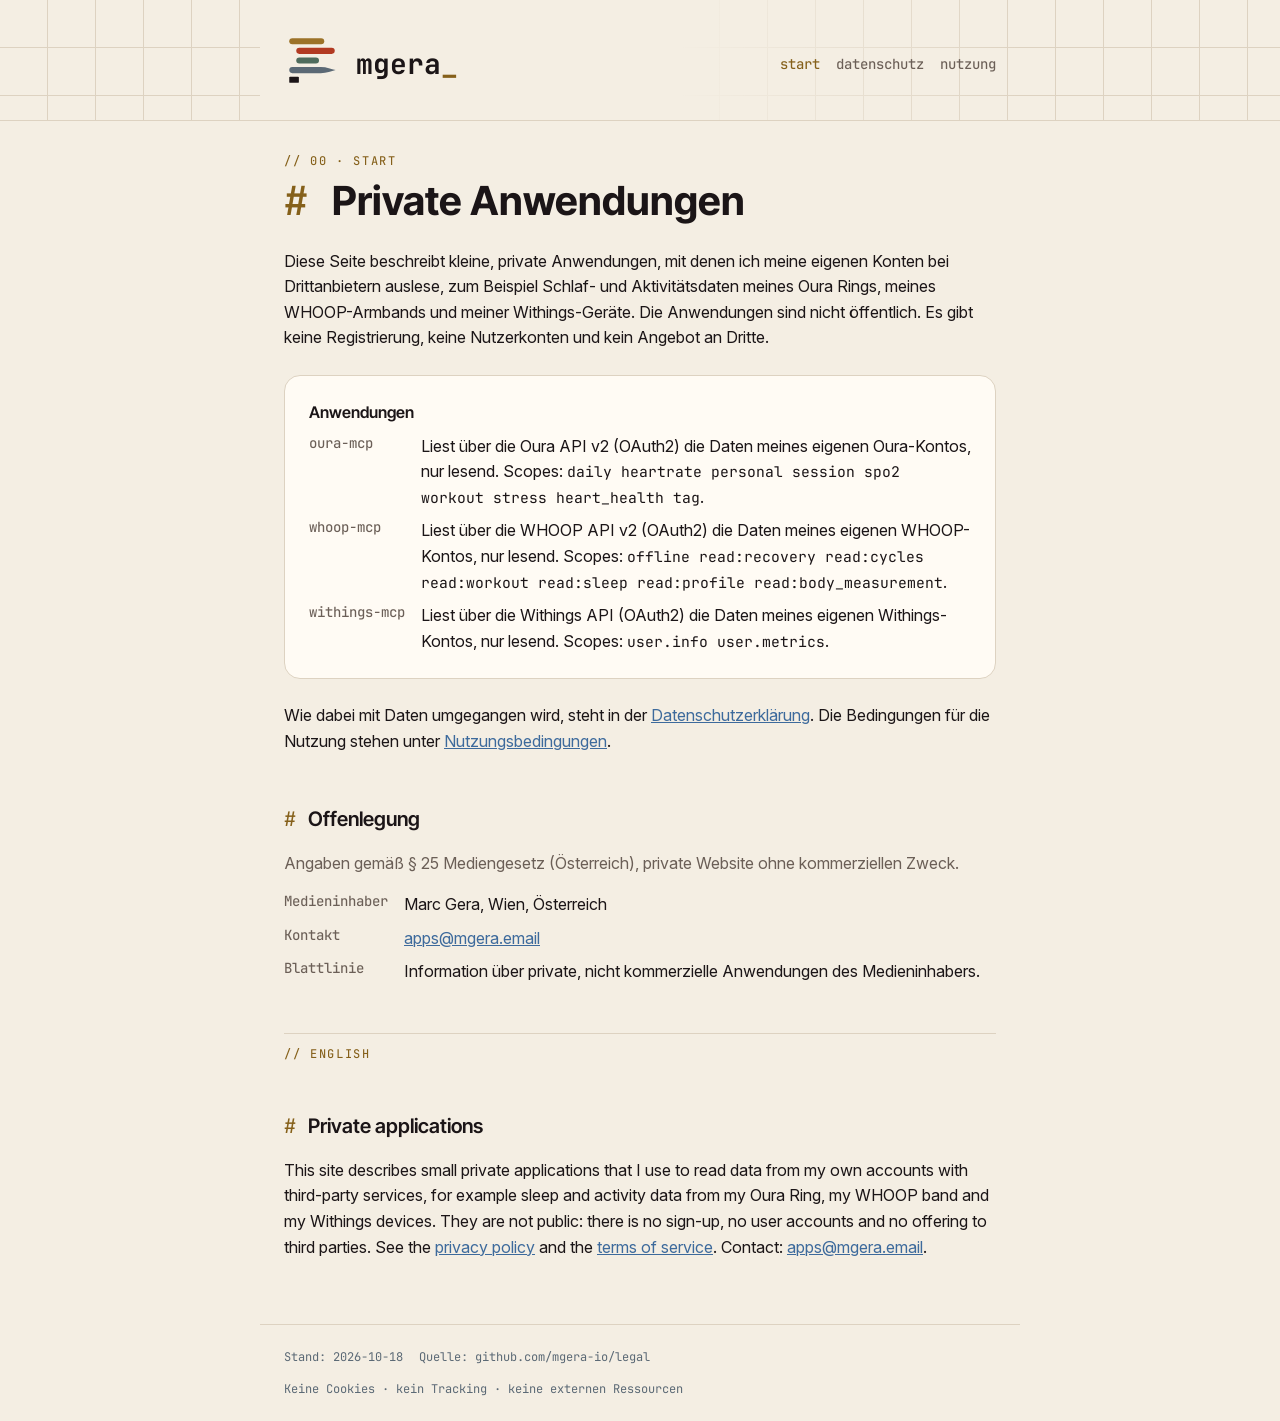
<file: index.html>
<!doctype html>
<html lang="de">
<head>
<meta charset="utf-8">
<meta name="viewport" content="width=device-width, initial-scale=1">
<title>mgera_ · Private Anwendungen</title>
<meta name="description" content="Private, nicht öffentliche Anwendungen von mgera für den Eigengebrauch.">
<meta name="robots" content="noindex">
<meta name="theme-color" content="#0E0C0D" media="(prefers-color-scheme: dark)">
<meta name="theme-color" content="#F4EEE3" media="(prefers-color-scheme: light)">
<link rel="icon" href="assets/favicon.svg" type="image/svg+xml">
<link rel="stylesheet" href="assets/brand.css">
<link rel="stylesheet" href="assets/site.css">
</head>
<body>
<header class="kopf"><div class="kopf-innen">
  <picture>
    <source srcset="assets/logo-on-light.svg" media="(prefers-color-scheme: light)">
    <img src="assets/logo-on-dark.svg" alt="">
  </picture>
  <a class="wortmarke" href="./">mgera<span>_</span></a>
  <nav>
    <a href="./" aria-current="page">start</a>
    <a href="privacy.html">datenschutz</a>
    <a href="terms.html">nutzung</a>
  </nav>
</div></header>

<main>
  <p class="kicker">// 00 · start</p>
  <h1>Private Anwendungen</h1>
  <p>Diese Seite beschreibt kleine, private Anwendungen, mit denen ich meine eigenen Konten bei Drittanbietern auslese, zum Beispiel Schlaf- und Aktivitätsdaten meines Oura Rings, meines WHOOP-Armbands und meiner Withings-Geräte. Die Anwendungen sind nicht öffentlich. Es gibt keine Registrierung, keine Nutzerkonten und kein Angebot an Dritte.</p>

  <div class="karte">
    <h3>Anwendungen</h3>
    <dl>
      <dt>oura-mcp</dt>
      <dd>Liest über die Oura API v2 (OAuth2) die Daten meines eigenen Oura-Kontos, nur lesend. Scopes: <code>daily heartrate personal session spo2 workout stress heart_health tag</code>.</dd>
      <dt>whoop-mcp</dt>
      <dd>Liest über die WHOOP API v2 (OAuth2) die Daten meines eigenen WHOOP-Kontos, nur lesend. Scopes: <code>offline read:recovery read:cycles read:workout read:sleep read:profile read:body_measurement</code>.</dd>
      <dt>withings-mcp</dt>
      <dd>Liest über die Withings API (OAuth2) die Daten meines eigenen Withings-Kontos, nur lesend. Scopes: <code>user.info user.metrics</code>.</dd>
    </dl>
  </div>

  <p>Wie dabei mit Daten umgegangen wird, steht in der <a href="privacy.html">Datenschutzerklärung</a>. Die Bedingungen für die Nutzung stehen unter <a href="terms.html">Nutzungsbedingungen</a>.</p>

  <h2>Offenlegung</h2>
  <p class="leise">Angaben gemäß § 25 Mediengesetz (Österreich), private Website ohne kommerziellen Zweck.</p>
  <dl>
    <dt>Medieninhaber</dt><dd>Marc Gera, Wien, Österreich</dd>
    <dt>Kontakt</dt><dd><a href="mailto:apps@mgera.email">apps@mgera.email</a></dd>
    <dt>Blattlinie</dt><dd>Information über private, nicht kommerzielle Anwendungen des Medieninhabers.</dd>
  </dl>

  <section class="en" lang="en">
    <p class="kicker">// english</p>
    <h2>Private applications</h2>
    <p>This site describes small private applications that I use to read data from my own accounts with third-party services, for example sleep and activity data from my Oura Ring, my WHOOP band and my Withings devices. They are not public: there is no sign-up, no user accounts and no offering to third parties. See the <a href="privacy.html#en">privacy policy</a> and the <a href="terms.html#en">terms of service</a>. Contact: <a href="mailto:apps@mgera.email">apps@mgera.email</a>.</p>
  </section>
</main>

<footer>
  <span>Stand: 2026-10-18</span>
  <span>Quelle: github.com/mgera-io/legal</span>
  <span>Keine Cookies · kein Tracking · keine externen Ressourcen</span>
</footer>
</body>
</html>
</file>
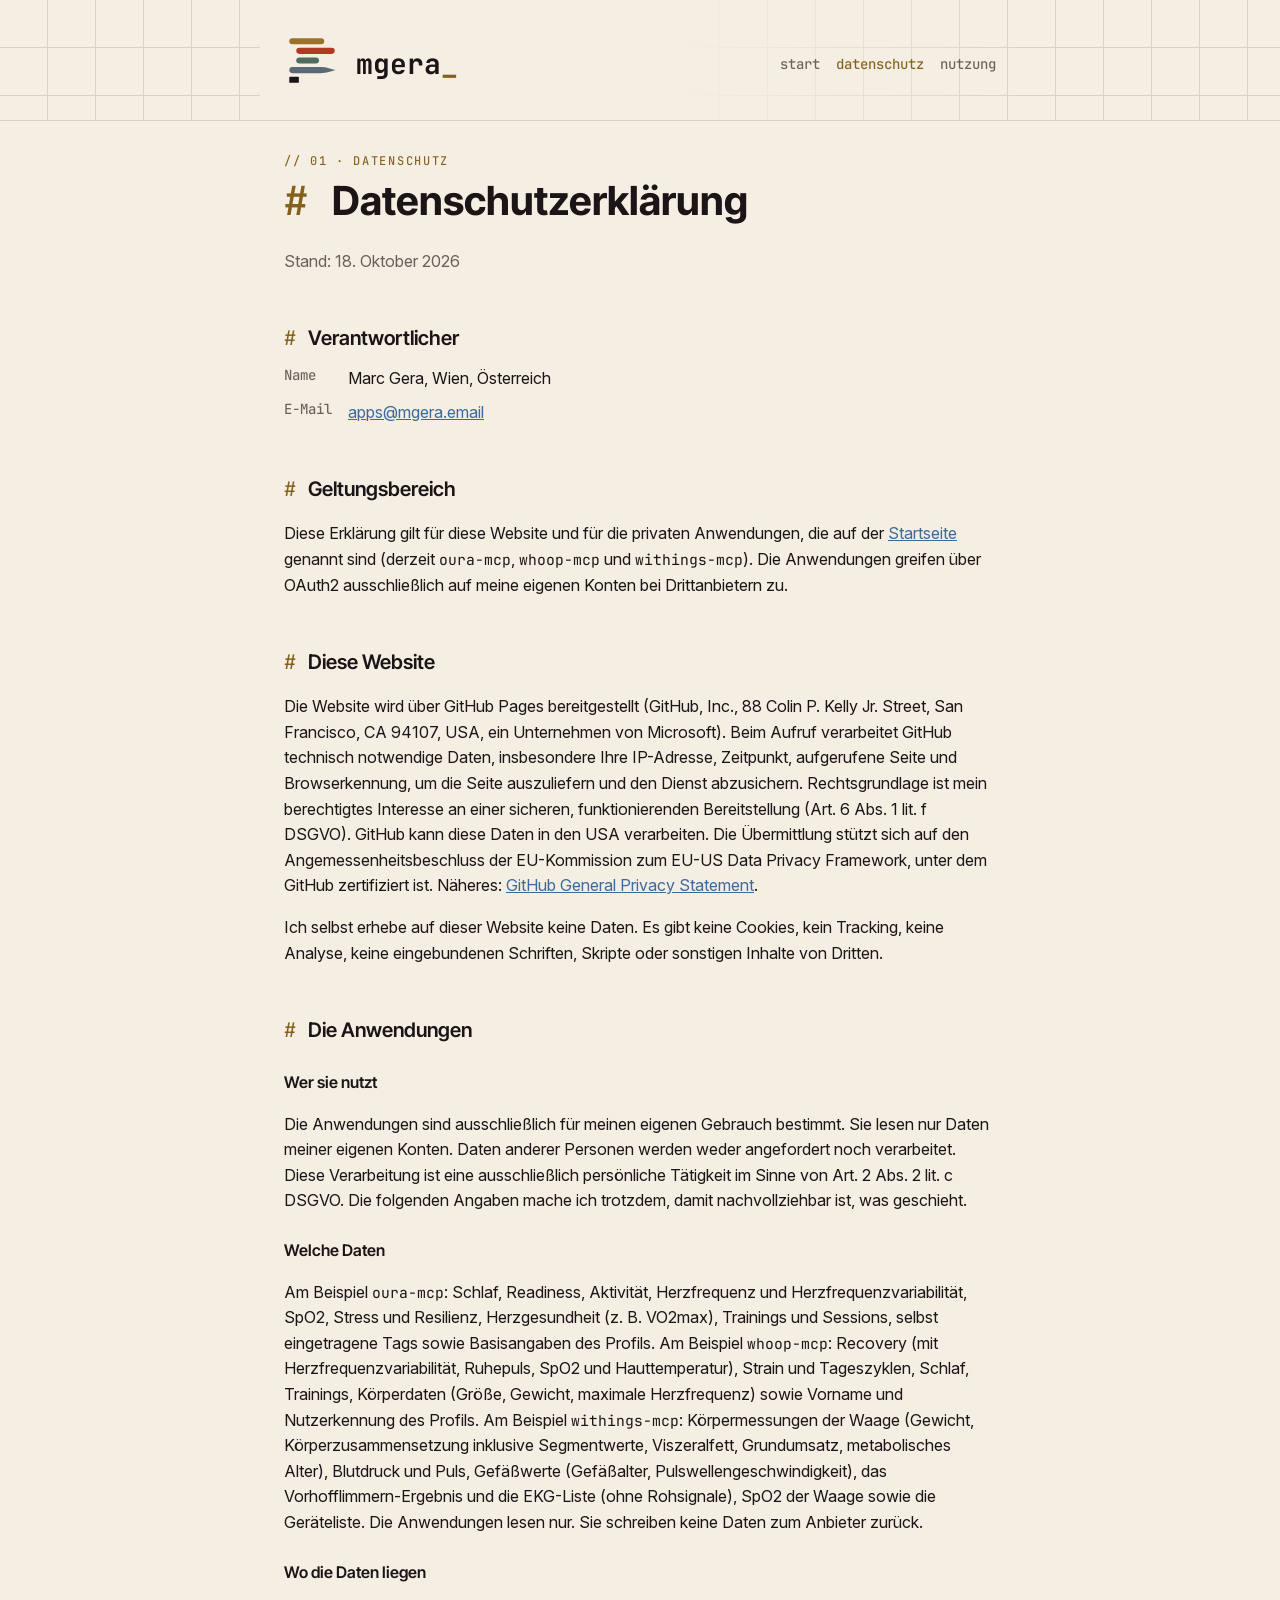
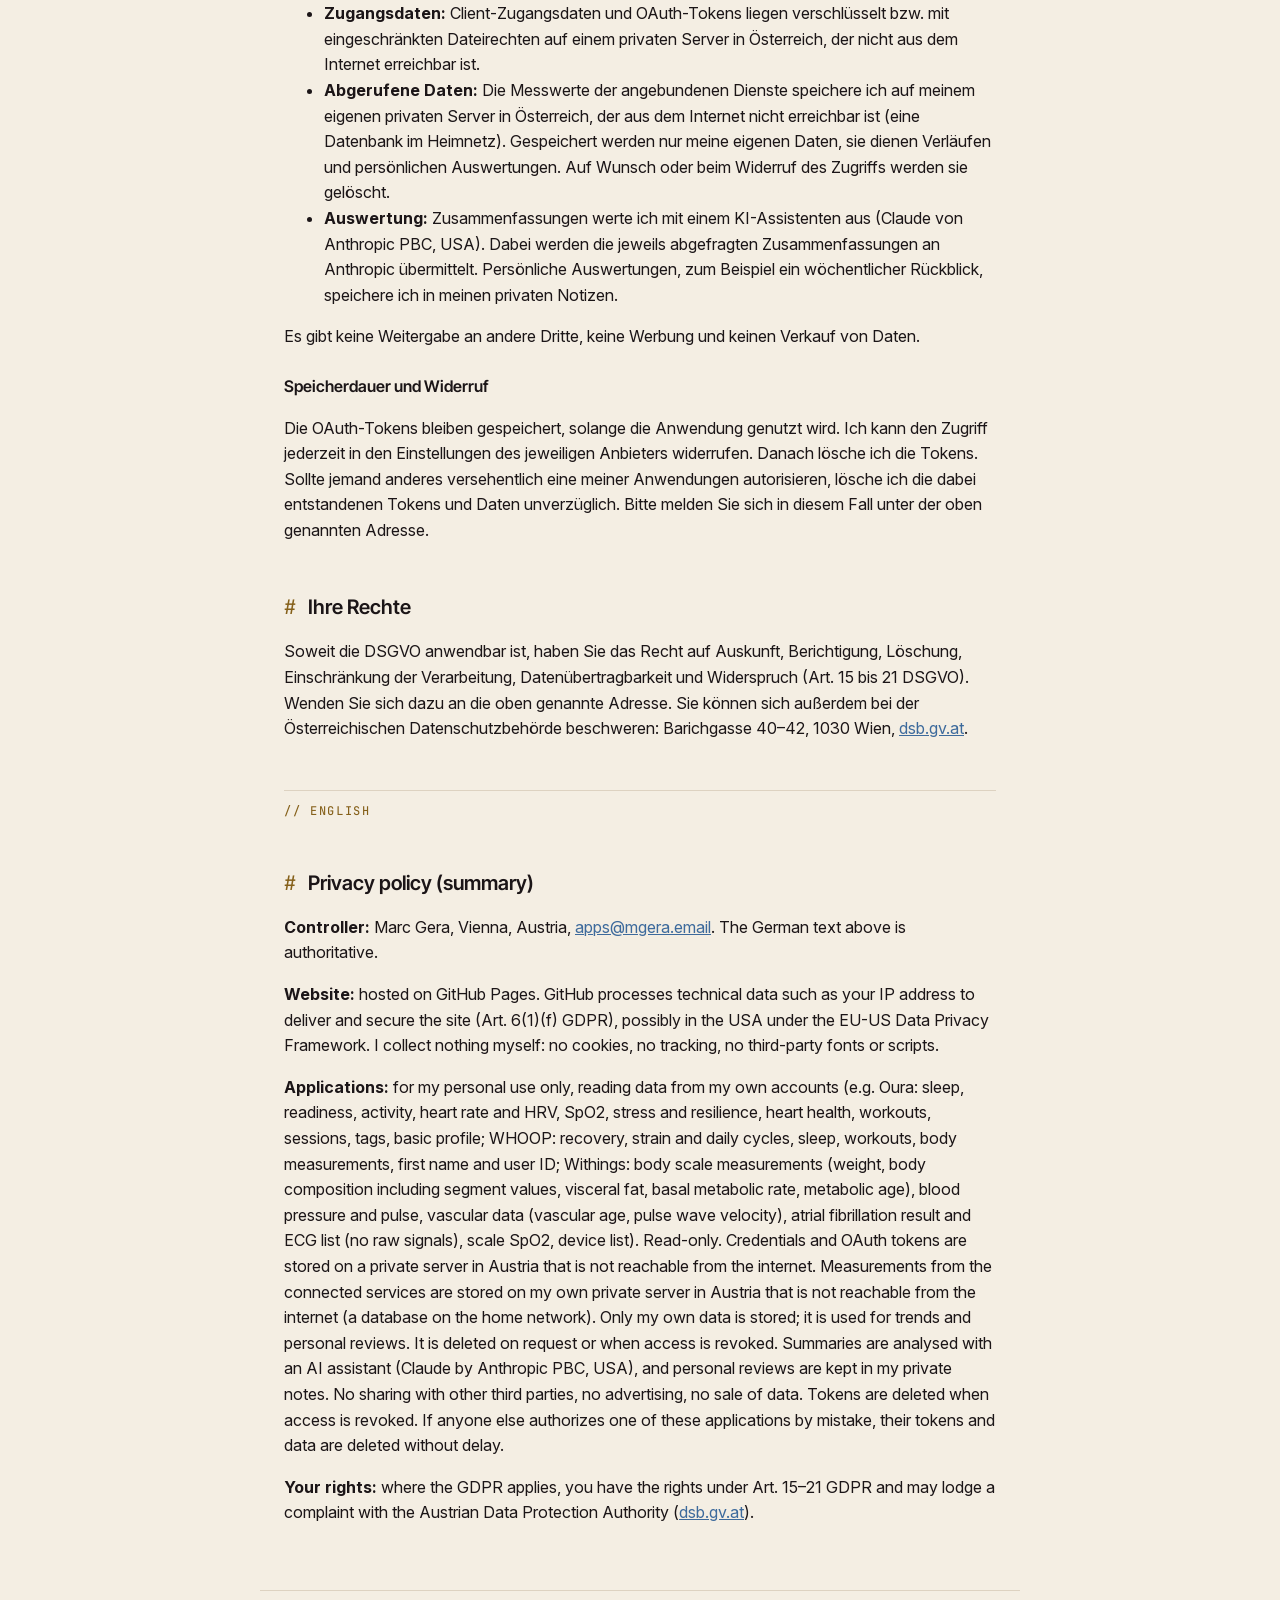
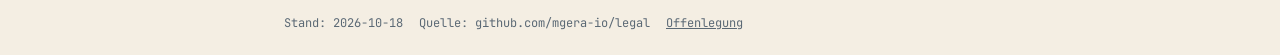
<file: privacy.html>
<!doctype html>
<html lang="de">
<head>
<meta charset="utf-8">
<meta name="viewport" content="width=device-width, initial-scale=1">
<title>mgera_ · Datenschutzerklärung</title>
<meta name="robots" content="noindex">
<meta name="theme-color" content="#0E0C0D" media="(prefers-color-scheme: dark)">
<meta name="theme-color" content="#F4EEE3" media="(prefers-color-scheme: light)">
<link rel="icon" href="assets/favicon.svg" type="image/svg+xml">
<link rel="stylesheet" href="assets/brand.css">
<link rel="stylesheet" href="assets/site.css">
</head>
<body>
<header class="kopf"><div class="kopf-innen">
  <picture>
    <source srcset="assets/logo-on-light.svg" media="(prefers-color-scheme: light)">
    <img src="assets/logo-on-dark.svg" alt="">
  </picture>
  <a class="wortmarke" href="./">mgera<span>_</span></a>
  <nav>
    <a href="./">start</a>
    <a href="privacy.html" aria-current="page">datenschutz</a>
    <a href="terms.html">nutzung</a>
  </nav>
</div></header>

<main>
  <p class="kicker">// 01 · datenschutz</p>
  <h1>Datenschutzerklärung</h1>
  <p class="leise">Stand: 18. Oktober 2026</p>

  <h2>Verantwortlicher</h2>
  <dl>
    <dt>Name</dt><dd>Marc Gera, Wien, Österreich</dd>
    <dt>E-Mail</dt><dd><a href="mailto:apps@mgera.email">apps@mgera.email</a></dd>
  </dl>

  <h2>Geltungsbereich</h2>
  <p>Diese Erklärung gilt für diese Website und für die privaten Anwendungen, die auf der <a href="./">Startseite</a> genannt sind (derzeit <code>oura-mcp</code>, <code>whoop-mcp</code> und <code>withings-mcp</code>). Die Anwendungen greifen über OAuth2 ausschließlich auf meine eigenen Konten bei Drittanbietern zu.</p>

  <h2>Diese Website</h2>
  <p>Die Website wird über GitHub Pages bereitgestellt (GitHub, Inc., 88 Colin P. Kelly Jr. Street, San Francisco, CA 94107, USA, ein Unternehmen von Microsoft). Beim Aufruf verarbeitet GitHub technisch notwendige Daten, insbesondere Ihre IP-Adresse, Zeitpunkt, aufgerufene Seite und Browserkennung, um die Seite auszuliefern und den Dienst abzusichern. Rechtsgrundlage ist mein berechtigtes Interesse an einer sicheren, funktionierenden Bereitstellung (Art. 6 Abs. 1 lit. f DSGVO). GitHub kann diese Daten in den USA verarbeiten. Die Übermittlung stützt sich auf den Angemessenheitsbeschluss der EU-Kommission zum EU-US Data Privacy Framework, unter dem GitHub zertifiziert ist. Näheres: <a href="https://docs.github.com/site-policy/privacy-policies/github-general-privacy-statement">GitHub General Privacy Statement</a>.</p>
  <p>Ich selbst erhebe auf dieser Website keine Daten. Es gibt keine Cookies, kein Tracking, keine Analyse, keine eingebundenen Schriften, Skripte oder sonstigen Inhalte von Dritten.</p>

  <h2>Die Anwendungen</h2>
  <h3>Wer sie nutzt</h3>
  <p>Die Anwendungen sind ausschließlich für meinen eigenen Gebrauch bestimmt. Sie lesen nur Daten meiner eigenen Konten. Daten anderer Personen werden weder angefordert noch verarbeitet. Diese Verarbeitung ist eine ausschließlich persönliche Tätigkeit im Sinne von Art. 2 Abs. 2 lit. c DSGVO. Die folgenden Angaben mache ich trotzdem, damit nachvollziehbar ist, was geschieht.</p>

  <h3>Welche Daten</h3>
  <p>Am Beispiel <code>oura-mcp</code>: Schlaf, Readiness, Aktivität, Herzfrequenz und Herzfrequenzvariabilität, SpO2, Stress und Resilienz, Herzgesundheit (z. B. VO2max), Trainings und Sessions, selbst eingetragene Tags sowie Basisangaben des Profils. Am Beispiel <code>whoop-mcp</code>: Recovery (mit Herzfrequenzvariabilität, Ruhepuls, SpO2 und Hauttemperatur), Strain und Tageszyklen, Schlaf, Trainings, Körperdaten (Größe, Gewicht, maximale Herzfrequenz) sowie Vorname und Nutzerkennung des Profils. Am Beispiel <code>withings-mcp</code>: Körpermessungen der Waage (Gewicht, Körperzusammensetzung inklusive Segmentwerte, Viszeralfett, Grundumsatz, metabolisches Alter), Blutdruck und Puls, Gefäßwerte (Gefäßalter, Pulswellengeschwindigkeit), das Vorhofflimmern-Ergebnis und die EKG-Liste (ohne Rohsignale), SpO2 der Waage sowie die Geräteliste. Die Anwendungen lesen nur. Sie schreiben keine Daten zum Anbieter zurück.</p>

  <h3>Wo die Daten liegen</h3>
  <ul>
    <li><strong>Zugangsdaten:</strong> Client-Zugangsdaten und OAuth-Tokens liegen verschlüsselt bzw. mit eingeschränkten Dateirechten auf einem privaten Server in Österreich, der nicht aus dem Internet erreichbar ist.</li>
    <li><strong>Abgerufene Daten:</strong> Die Messwerte der angebundenen Dienste speichere ich auf meinem eigenen privaten Server in Österreich, der aus dem Internet nicht erreichbar ist (eine Datenbank im Heimnetz). Gespeichert werden nur meine eigenen Daten, sie dienen Verläufen und persönlichen Auswertungen. Auf Wunsch oder beim Widerruf des Zugriffs werden sie gelöscht.</li>
    <li><strong>Auswertung:</strong> Zusammenfassungen werte ich mit einem KI-Assistenten aus (Claude von Anthropic PBC, USA). Dabei werden die jeweils abgefragten Zusammenfassungen an Anthropic übermittelt. Persönliche Auswertungen, zum Beispiel ein wöchentlicher Rückblick, speichere ich in meinen privaten Notizen.</li>
  </ul>
  <p>Es gibt keine Weitergabe an andere Dritte, keine Werbung und keinen Verkauf von Daten.</p>

  <h3>Speicherdauer und Widerruf</h3>
  <p>Die OAuth-Tokens bleiben gespeichert, solange die Anwendung genutzt wird. Ich kann den Zugriff jederzeit in den Einstellungen des jeweiligen Anbieters widerrufen. Danach lösche ich die Tokens. Sollte jemand anderes versehentlich eine meiner Anwendungen autorisieren, lösche ich die dabei entstandenen Tokens und Daten unverzüglich. Bitte melden Sie sich in diesem Fall unter der oben genannten Adresse.</p>

  <h2>Ihre Rechte</h2>
  <p>Soweit die DSGVO anwendbar ist, haben Sie das Recht auf Auskunft, Berichtigung, Löschung, Einschränkung der Verarbeitung, Datenübertragbarkeit und Widerspruch (Art. 15 bis 21 DSGVO). Wenden Sie sich dazu an die oben genannte Adresse. Sie können sich außerdem bei der Österreichischen Datenschutzbehörde beschweren: Barichgasse 40–42, 1030 Wien, <a href="https://www.dsb.gv.at">dsb.gv.at</a>.</p>

  <section class="en" id="en" lang="en">
    <p class="kicker">// english</p>
    <h2>Privacy policy (summary)</h2>
    <p><strong>Controller:</strong> Marc Gera, Vienna, Austria, <a href="mailto:apps@mgera.email">apps@mgera.email</a>. The German text above is authoritative.</p>
    <p><strong>Website:</strong> hosted on GitHub Pages. GitHub processes technical data such as your IP address to deliver and secure the site (Art. 6(1)(f) GDPR), possibly in the USA under the EU-US Data Privacy Framework. I collect nothing myself: no cookies, no tracking, no third-party fonts or scripts.</p>
    <p><strong>Applications:</strong> for my personal use only, reading data from my own accounts (e.g. Oura: sleep, readiness, activity, heart rate and HRV, SpO2, stress and resilience, heart health, workouts, sessions, tags, basic profile; WHOOP: recovery, strain and daily cycles, sleep, workouts, body measurements, first name and user ID; Withings: body scale measurements (weight, body composition including segment values, visceral fat, basal metabolic rate, metabolic age), blood pressure and pulse, vascular data (vascular age, pulse wave velocity), atrial fibrillation result and ECG list (no raw signals), scale SpO2, device list). Read-only. Credentials and OAuth tokens are stored on a private server in Austria that is not reachable from the internet. Measurements from the connected services are stored on my own private server in Austria that is not reachable from the internet (a database on the home network). Only my own data is stored; it is used for trends and personal reviews. It is deleted on request or when access is revoked. Summaries are analysed with an AI assistant (Claude by Anthropic PBC, USA), and personal reviews are kept in my private notes. No sharing with other third parties, no advertising, no sale of data. Tokens are deleted when access is revoked. If anyone else authorizes one of these applications by mistake, their tokens and data are deleted without delay.</p>
    <p><strong>Your rights:</strong> where the GDPR applies, you have the rights under Art. 15–21 GDPR and may lodge a complaint with the Austrian Data Protection Authority (<a href="https://www.dsb.gv.at">dsb.gv.at</a>).</p>
  </section>
</main>

<footer>
  <span>Stand: 2026-10-18</span>
  <span>Quelle: github.com/mgera-io/legal</span>
  <span><a href="./">Offenlegung</a></span>
</footer>
</body>
</html>
</file>
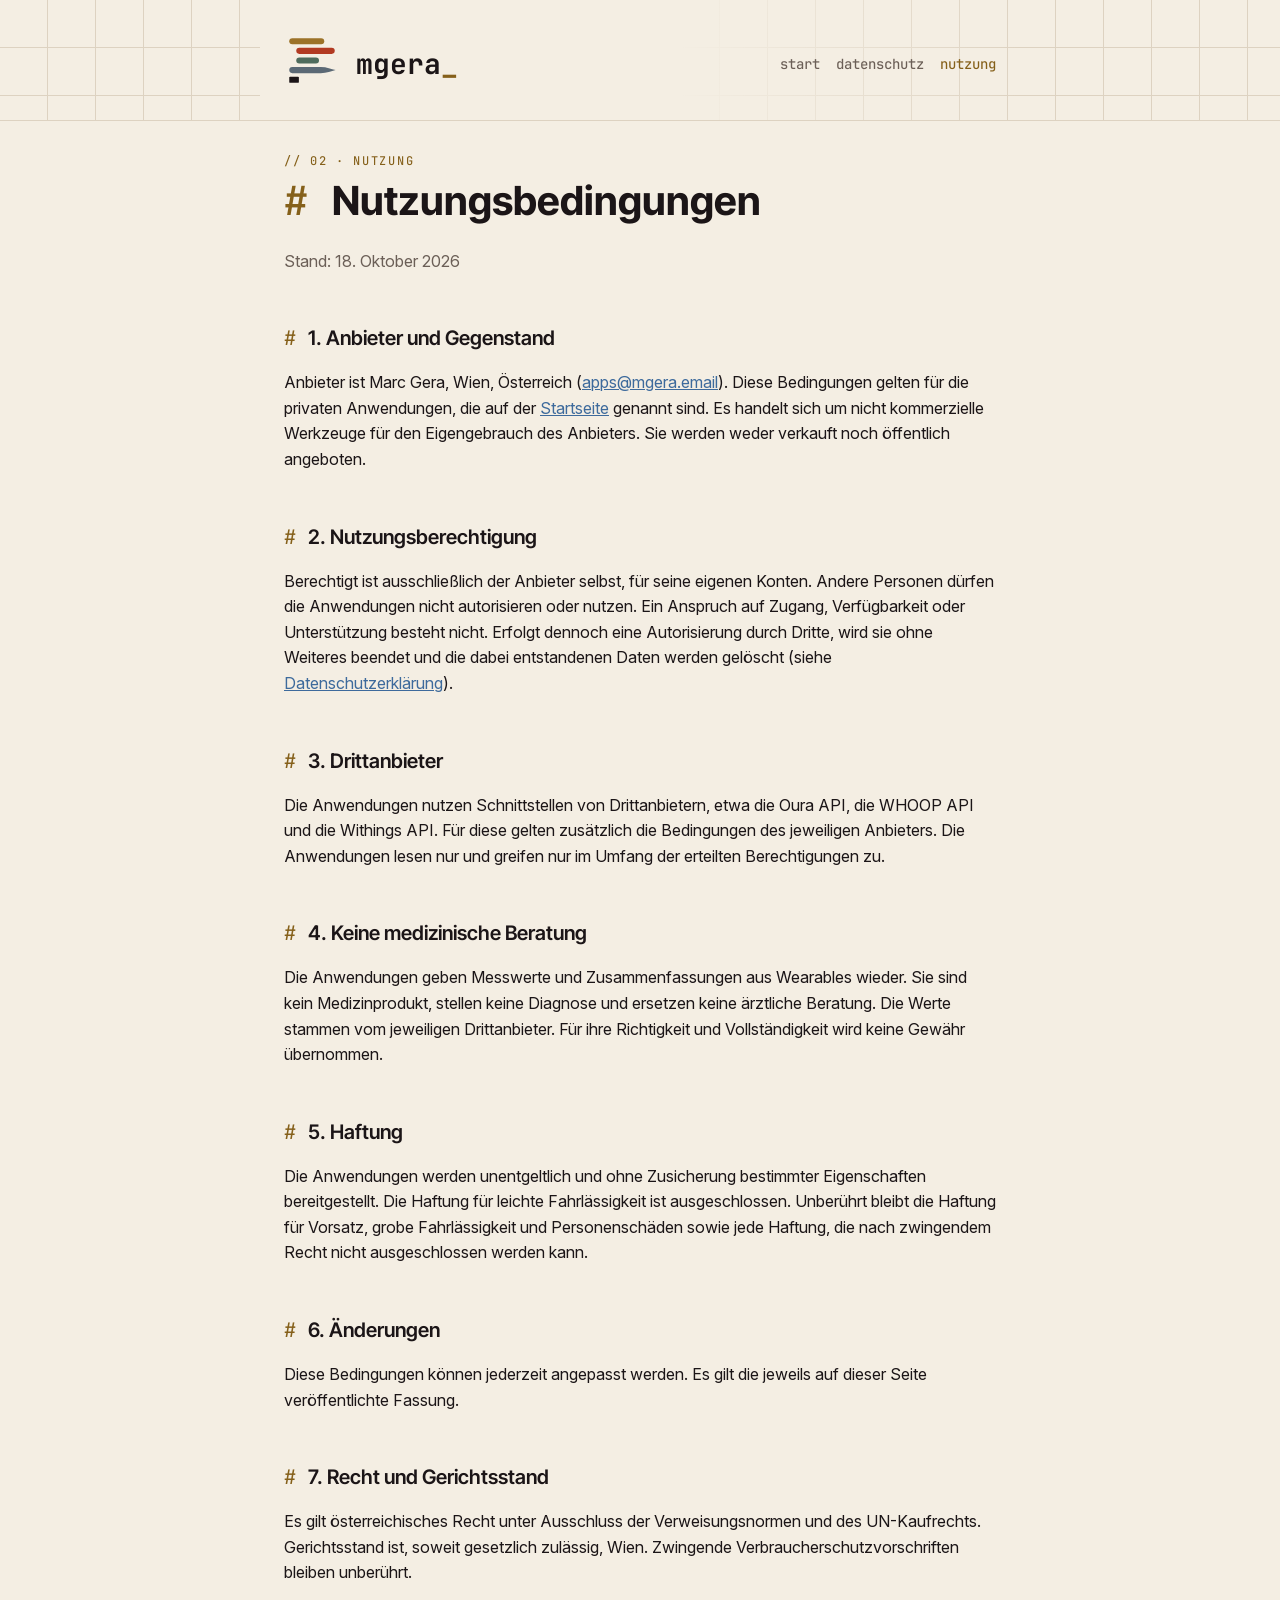
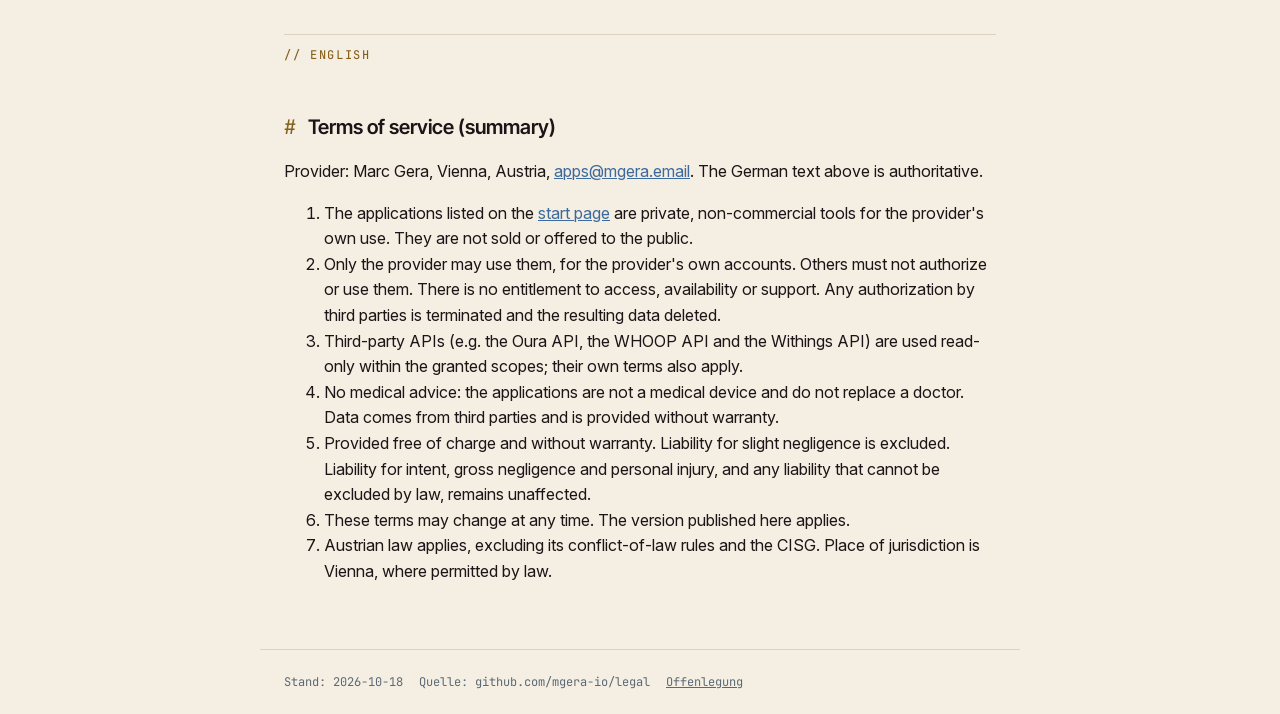
<file: terms.html>
<!doctype html>
<html lang="de">
<head>
<meta charset="utf-8">
<meta name="viewport" content="width=device-width, initial-scale=1">
<title>mgera_ · Nutzungsbedingungen</title>
<meta name="robots" content="noindex">
<meta name="theme-color" content="#0E0C0D" media="(prefers-color-scheme: dark)">
<meta name="theme-color" content="#F4EEE3" media="(prefers-color-scheme: light)">
<link rel="icon" href="assets/favicon.svg" type="image/svg+xml">
<link rel="stylesheet" href="assets/brand.css">
<link rel="stylesheet" href="assets/site.css">
</head>
<body>
<header class="kopf"><div class="kopf-innen">
  <picture>
    <source srcset="assets/logo-on-light.svg" media="(prefers-color-scheme: light)">
    <img src="assets/logo-on-dark.svg" alt="">
  </picture>
  <a class="wortmarke" href="./">mgera<span>_</span></a>
  <nav>
    <a href="./">start</a>
    <a href="privacy.html">datenschutz</a>
    <a href="terms.html" aria-current="page">nutzung</a>
  </nav>
</div></header>

<main>
  <p class="kicker">// 02 · nutzung</p>
  <h1>Nutzungsbedingungen</h1>
  <p class="leise">Stand: 18. Oktober 2026</p>

  <h2>1. Anbieter und Gegenstand</h2>
  <p>Anbieter ist Marc Gera, Wien, Österreich (<a href="mailto:apps@mgera.email">apps@mgera.email</a>). Diese Bedingungen gelten für die privaten Anwendungen, die auf der <a href="./">Startseite</a> genannt sind. Es handelt sich um nicht kommerzielle Werkzeuge für den Eigengebrauch des Anbieters. Sie werden weder verkauft noch öffentlich angeboten.</p>

  <h2>2. Nutzungsberechtigung</h2>
  <p>Berechtigt ist ausschließlich der Anbieter selbst, für seine eigenen Konten. Andere Personen dürfen die Anwendungen nicht autorisieren oder nutzen. Ein Anspruch auf Zugang, Verfügbarkeit oder Unterstützung besteht nicht. Erfolgt dennoch eine Autorisierung durch Dritte, wird sie ohne Weiteres beendet und die dabei entstandenen Daten werden gelöscht (siehe <a href="privacy.html">Datenschutzerklärung</a>).</p>

  <h2>3. Drittanbieter</h2>
  <p>Die Anwendungen nutzen Schnittstellen von Drittanbietern, etwa die Oura API, die WHOOP API und die Withings API. Für diese gelten zusätzlich die Bedingungen des jeweiligen Anbieters. Die Anwendungen lesen nur und greifen nur im Umfang der erteilten Berechtigungen zu.</p>

  <h2>4. Keine medizinische Beratung</h2>
  <p>Die Anwendungen geben Messwerte und Zusammenfassungen aus Wearables wieder. Sie sind kein Medizinprodukt, stellen keine Diagnose und ersetzen keine ärztliche Beratung. Die Werte stammen vom jeweiligen Drittanbieter. Für ihre Richtigkeit und Vollständigkeit wird keine Gewähr übernommen.</p>

  <h2>5. Haftung</h2>
  <p>Die Anwendungen werden unentgeltlich und ohne Zusicherung bestimmter Eigenschaften bereitgestellt. Die Haftung für leichte Fahrlässigkeit ist ausgeschlossen. Unberührt bleibt die Haftung für Vorsatz, grobe Fahrlässigkeit und Personenschäden sowie jede Haftung, die nach zwingendem Recht nicht ausgeschlossen werden kann.</p>

  <h2>6. Änderungen</h2>
  <p>Diese Bedingungen können jederzeit angepasst werden. Es gilt die jeweils auf dieser Seite veröffentlichte Fassung.</p>

  <h2>7. Recht und Gerichtsstand</h2>
  <p>Es gilt österreichisches Recht unter Ausschluss der Verweisungsnormen und des UN-Kaufrechts. Gerichtsstand ist, soweit gesetzlich zulässig, Wien. Zwingende Verbraucherschutzvorschriften bleiben unberührt.</p>

  <section class="en" id="en" lang="en">
    <p class="kicker">// english</p>
    <h2>Terms of service (summary)</h2>
    <p>Provider: Marc Gera, Vienna, Austria, <a href="mailto:apps@mgera.email">apps@mgera.email</a>. The German text above is authoritative.</p>
    <ol>
      <li>The applications listed on the <a href="./">start page</a> are private, non-commercial tools for the provider's own use. They are not sold or offered to the public.</li>
      <li>Only the provider may use them, for the provider's own accounts. Others must not authorize or use them. There is no entitlement to access, availability or support. Any authorization by third parties is terminated and the resulting data deleted.</li>
      <li>Third-party APIs (e.g. the Oura API, the WHOOP API and the Withings API) are used read-only within the granted scopes; their own terms also apply.</li>
      <li>No medical advice: the applications are not a medical device and do not replace a doctor. Data comes from third parties and is provided without warranty.</li>
      <li>Provided free of charge and without warranty. Liability for slight negligence is excluded. Liability for intent, gross negligence and personal injury, and any liability that cannot be excluded by law, remains unaffected.</li>
      <li>These terms may change at any time. The version published here applies.</li>
      <li>Austrian law applies, excluding its conflict-of-law rules and the CISG. Place of jurisdiction is Vienna, where permitted by law.</li>
    </ol>
  </section>
</main>

<footer>
  <span>Stand: 2026-10-18</span>
  <span>Quelle: github.com/mgera-io/legal</span>
  <span><a href="./">Offenlegung</a></span>
</footer>
</body>
</html>
</file>
<file: assets/brand.css>
/* generiert aus tokens/tokens.json, nicht von Hand ändern */
@font-face { font-family: 'Inter Tight'; src: url('fonts/InterTight.woff2') format('woff2'); font-weight: 100 900; font-style: normal; font-display: swap; }
@font-face { font-family: 'Inter'; src: url('fonts/Inter.woff2') format('woff2'); font-weight: 100 900; font-style: normal; font-display: swap; }
@font-face { font-family: 'JetBrains Mono'; src: url('fonts/JetBrainsMono.woff2') format('woff2'); font-weight: 100 900; font-style: normal; font-display: swap; }
:root {
  color-scheme: dark;
  --mg-bg: #0E0C0D;
  --mg-surface: #211B1E;
  --mg-line: #3A3034;
  --mg-ink: #F2E9DA;
  --mg-muted: #A99D92;
  --mg-strand-1: #D6A653;
  --mg-strand-2: #E06548;
  --mg-strand-3: #8FB09E;
  --mg-strand-4: #7F8F9C;
  --mg-cursor: #F2E9DA;
  --mg-accent: #D6A653;
  --mg-agent: #D6A653;
  --mg-mensch: #8FB09E;
  --mg-link: #6E9BC9;
  --mg-ok: #8FB09E;
  --mg-warn: #D6A653;
  --mg-crit: #E06548;
  --mg-info: #6E9BC9;
  --mg-accent-text: #D6A653;
  --mg-agent-text: #D6A653;
  --mg-mensch-text: #8FB09E;
  --mg-strand-1-text: #D6A653;
  --mg-strand-2-text: #E06548;
  --mg-strand-3-text: #8FB09E;
  --mg-strand-4-text: #7F8F9C;
  --mg-on-fill: #0E0C0D;
  --mg-font-display: 'Inter Tight', 'Inter', system-ui, 'Segoe UI', Roboto, 'Helvetica Neue', Arial, sans-serif;
  --mg-font-text: 'Inter', system-ui, 'Segoe UI', Roboto, 'Helvetica Neue', Arial, sans-serif;
  --mg-font-mono: 'JetBrains Mono', ui-monospace, 'Cascadia Mono', Menlo, Consolas, 'DejaVu Sans Mono', monospace;
  --mg-space-1: 4px;
  --mg-space-2: 8px;
  --mg-space-3: 12px;
  --mg-space-4: 16px;
  --mg-space-5: 24px;
  --mg-space-6: 32px;
  --mg-space-7: 48px;
  --mg-space-8: 64px;
  --mg-space-9: 96px;
  --mg-radius-xs: 2px;
  --mg-radius-sm: 4px;
  --mg-radius-md: 8px;
  --mg-radius-lg: 16px;
  --mg-radius-icon: 22.37%;
  --mg-radius-pill: 999px;
  --mg-type-display-font: var(--mg-font-display);
  --mg-type-display-size: 56px;
  --mg-type-display-line: 1.0;
  --mg-type-display-weight: 700;
  --mg-type-display-track: -0.03em;
  --mg-type-h1-font: var(--mg-font-display);
  --mg-type-h1-size: 40px;
  --mg-type-h1-line: 1.1;
  --mg-type-h1-weight: 700;
  --mg-type-h1-track: -0.025em;
  --mg-type-h2-font: var(--mg-font-display);
  --mg-type-h2-size: 28px;
  --mg-type-h2-line: 1.2;
  --mg-type-h2-weight: 600;
  --mg-type-h2-track: -0.02em;
  --mg-type-h3-font: var(--mg-font-display);
  --mg-type-h3-size: 20px;
  --mg-type-h3-line: 1.3;
  --mg-type-h3-weight: 600;
  --mg-type-h3-track: -0.01em;
  --mg-type-text-font: var(--mg-font-text);
  --mg-type-text-size: 16px;
  --mg-type-text-line: 1.55;
  --mg-type-text-weight: 400;
  --mg-type-text-track: 0;
  --mg-type-small-font: var(--mg-font-text);
  --mg-type-small-size: 14px;
  --mg-type-small-line: 1.5;
  --mg-type-small-weight: 400;
  --mg-type-small-track: 0;
  --mg-type-kicker-font: var(--mg-font-mono);
  --mg-type-kicker-size: 12px;
  --mg-type-kicker-line: 1.4;
  --mg-type-kicker-weight: 500;
  --mg-type-kicker-track: 0.14em;
  --mg-type-code-font: var(--mg-font-mono);
  --mg-type-code-size: 14px;
  --mg-type-code-line: 1.5;
  --mg-type-code-weight: 400;
  --mg-type-code-track: 0;
}
@media (prefers-color-scheme: light) {
  :root:not([data-theme="dark"]) {
    color-scheme: light;
    --mg-bg: #F4EEE3;
    --mg-surface: #FFFBF4;
    --mg-line: #DDD2C1;
    --mg-ink: #1B1517;
    --mg-muted: #6B5F57;
    --mg-strand-1: #9C7228;
    --mg-strand-2: #B23A22;
    --mg-strand-3: #4E6B5C;
    --mg-strand-4: #5B6975;
    --mg-cursor: #1B1517;
    --mg-accent: #9C7228;
    --mg-agent: #9C7228;
    --mg-mensch: #4E6B5C;
    --mg-link: #3D6A9C;
    --mg-ok: #4E6B5C;
    --mg-warn: #85601A;
    --mg-crit: #B23A22;
    --mg-info: #3D6A9C;
    --mg-accent-text: #85601A;
    --mg-agent-text: #85601A;
    --mg-mensch-text: #4E6B5C;
    --mg-strand-1-text: #85601A;
    --mg-strand-2-text: #B23A22;
    --mg-strand-3-text: #4E6B5C;
    --mg-strand-4-text: #5B6975;
    --mg-on-fill: #F4EEE3;
  }
}
:root[data-theme="light"] {
  color-scheme: light;
  --mg-bg: #F4EEE3;
  --mg-surface: #FFFBF4;
  --mg-line: #DDD2C1;
  --mg-ink: #1B1517;
  --mg-muted: #6B5F57;
  --mg-strand-1: #9C7228;
  --mg-strand-2: #B23A22;
  --mg-strand-3: #4E6B5C;
  --mg-strand-4: #5B6975;
  --mg-cursor: #1B1517;
  --mg-accent: #9C7228;
  --mg-agent: #9C7228;
  --mg-mensch: #4E6B5C;
  --mg-link: #3D6A9C;
  --mg-ok: #4E6B5C;
  --mg-warn: #85601A;
  --mg-crit: #B23A22;
  --mg-info: #3D6A9C;
  --mg-accent-text: #85601A;
  --mg-agent-text: #85601A;
  --mg-mensch-text: #4E6B5C;
  --mg-strand-1-text: #85601A;
  --mg-strand-2-text: #B23A22;
  --mg-strand-3-text: #4E6B5C;
  --mg-strand-4-text: #5B6975;
  --mg-on-fill: #F4EEE3;
}
</file>
<file: assets/site.css>
/* Seitenstil für mgera-io/legal, baut auf brand.css (CI mgera) auf. Keine externen Schriften oder Skripte. */
* { box-sizing: border-box; }
html { background: var(--mg-bg); }
body {
  margin: 0;
  color: var(--mg-ink);
  background: var(--mg-bg);
  font: 400 var(--mg-type-text-size)/1.6 var(--mg-font-text);
  -webkit-font-smoothing: antialiased;
}
.kopf {
  border-bottom: 1px solid var(--mg-line);
  background-image:
    linear-gradient(var(--mg-line) 1px, transparent 1px),
    linear-gradient(90deg, var(--mg-line) 1px, transparent 1px);
  background-size: 48px 48px;
  background-position: -1px -1px;
}
.kopf-innen {
  max-width: 760px;
  margin: 0 auto;
  padding: var(--mg-space-6) var(--mg-space-5) var(--mg-space-5);
  display: flex;
  align-items: center;
  gap: var(--mg-space-4);
  background: linear-gradient(90deg, var(--mg-bg) 55%, transparent);
}
.kopf img { width: 56px; height: 56px; }
.wortmarke {
  font: 700 var(--mg-type-h2-size)/1 var(--mg-font-mono);
  color: var(--mg-ink);
  text-decoration: none;
}
.wortmarke span { color: var(--mg-agent-text); }
nav { margin-left: auto; display: flex; gap: var(--mg-space-4); font: 500 var(--mg-type-small-size) var(--mg-font-mono); }
nav a { color: var(--mg-muted); text-decoration: none; }
nav a:hover, nav a[aria-current="page"] { color: var(--mg-accent-text); }
main { max-width: 760px; margin: 0 auto; padding: var(--mg-space-6) var(--mg-space-5) var(--mg-space-7); }
.kicker {
  font: 500 var(--mg-type-kicker-size) var(--mg-font-mono);
  text-transform: uppercase;
  letter-spacing: .14em;
  color: var(--mg-accent-text);
  margin: 0 0 var(--mg-space-2);
}
h1 { font-family: var(--mg-font-display); font-size: clamp(28px, 8vw, var(--mg-type-h1-size)); overflow-wrap: break-word; hyphens: auto; line-height: 1.2; margin: 0 0 var(--mg-space-5); font-weight: 700; }
h2 { font-family: var(--mg-font-display); font-size: var(--mg-type-h3-size); margin: var(--mg-space-7) 0 var(--mg-space-3); font-weight: 600; }
h3 { font-family: var(--mg-font-display); font-size: var(--mg-type-text-size); margin: var(--mg-space-5) 0 var(--mg-space-2); font-weight: 600; }
h1::before, h2::before { content: "# "; color: var(--mg-agent-text); font-family: var(--mg-font-mono); }
p, li { color: var(--mg-ink); }
.leise { color: var(--mg-muted); }
a { color: var(--mg-link); }
code { font-family: var(--mg-font-mono); font-size: .92em; color: var(--mg-ink); }
.karte {
  background: var(--mg-surface);
  border: 1px solid var(--mg-line);
  border-radius: var(--mg-radius-lg);
  padding: var(--mg-space-5);
  margin: var(--mg-space-5) 0;
}
.karte h3 { margin-top: 0; }
dl { display: grid; grid-template-columns: max-content 1fr; gap: var(--mg-space-2) var(--mg-space-4); margin: 0; }
dt { font: 500 var(--mg-type-small-size) var(--mg-font-mono); color: var(--mg-muted); }
dd { margin: 0; }
.en { border-top: 1px solid var(--mg-line); margin-top: var(--mg-space-7); padding-top: var(--mg-space-3); }
footer {
  max-width: 760px; margin: 0 auto;
  padding: var(--mg-space-5);
  border-top: 1px solid var(--mg-line);
  font: 400 var(--mg-type-kicker-size) var(--mg-font-mono);
  color: var(--mg-strand-4-text);
  display: flex; flex-wrap: wrap; gap: var(--mg-space-4);
}
footer a { color: var(--mg-strand-4-text); }
@media (max-width: 560px) {
  .kopf-innen { flex-wrap: wrap; }
  nav { margin-left: 0; width: 100%; }
  dl { grid-template-columns: 1fr; }
}
</file>
